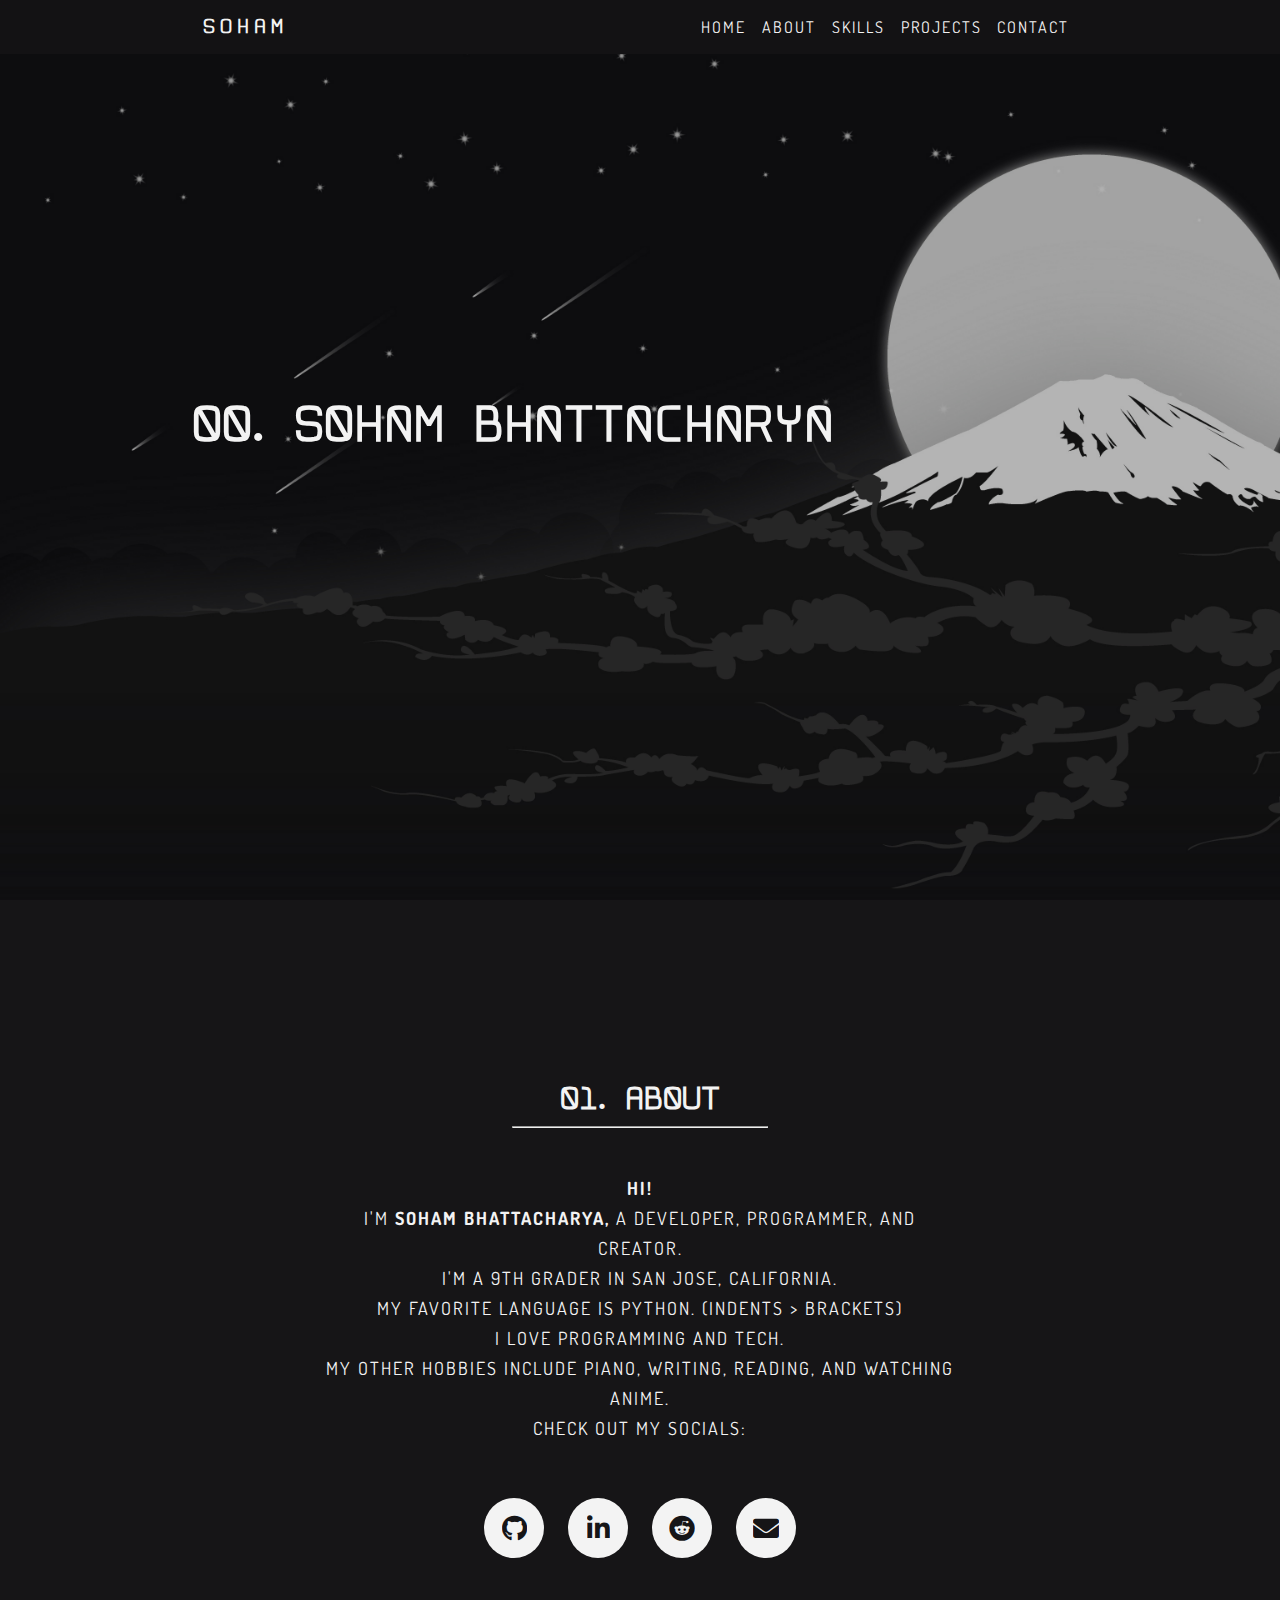
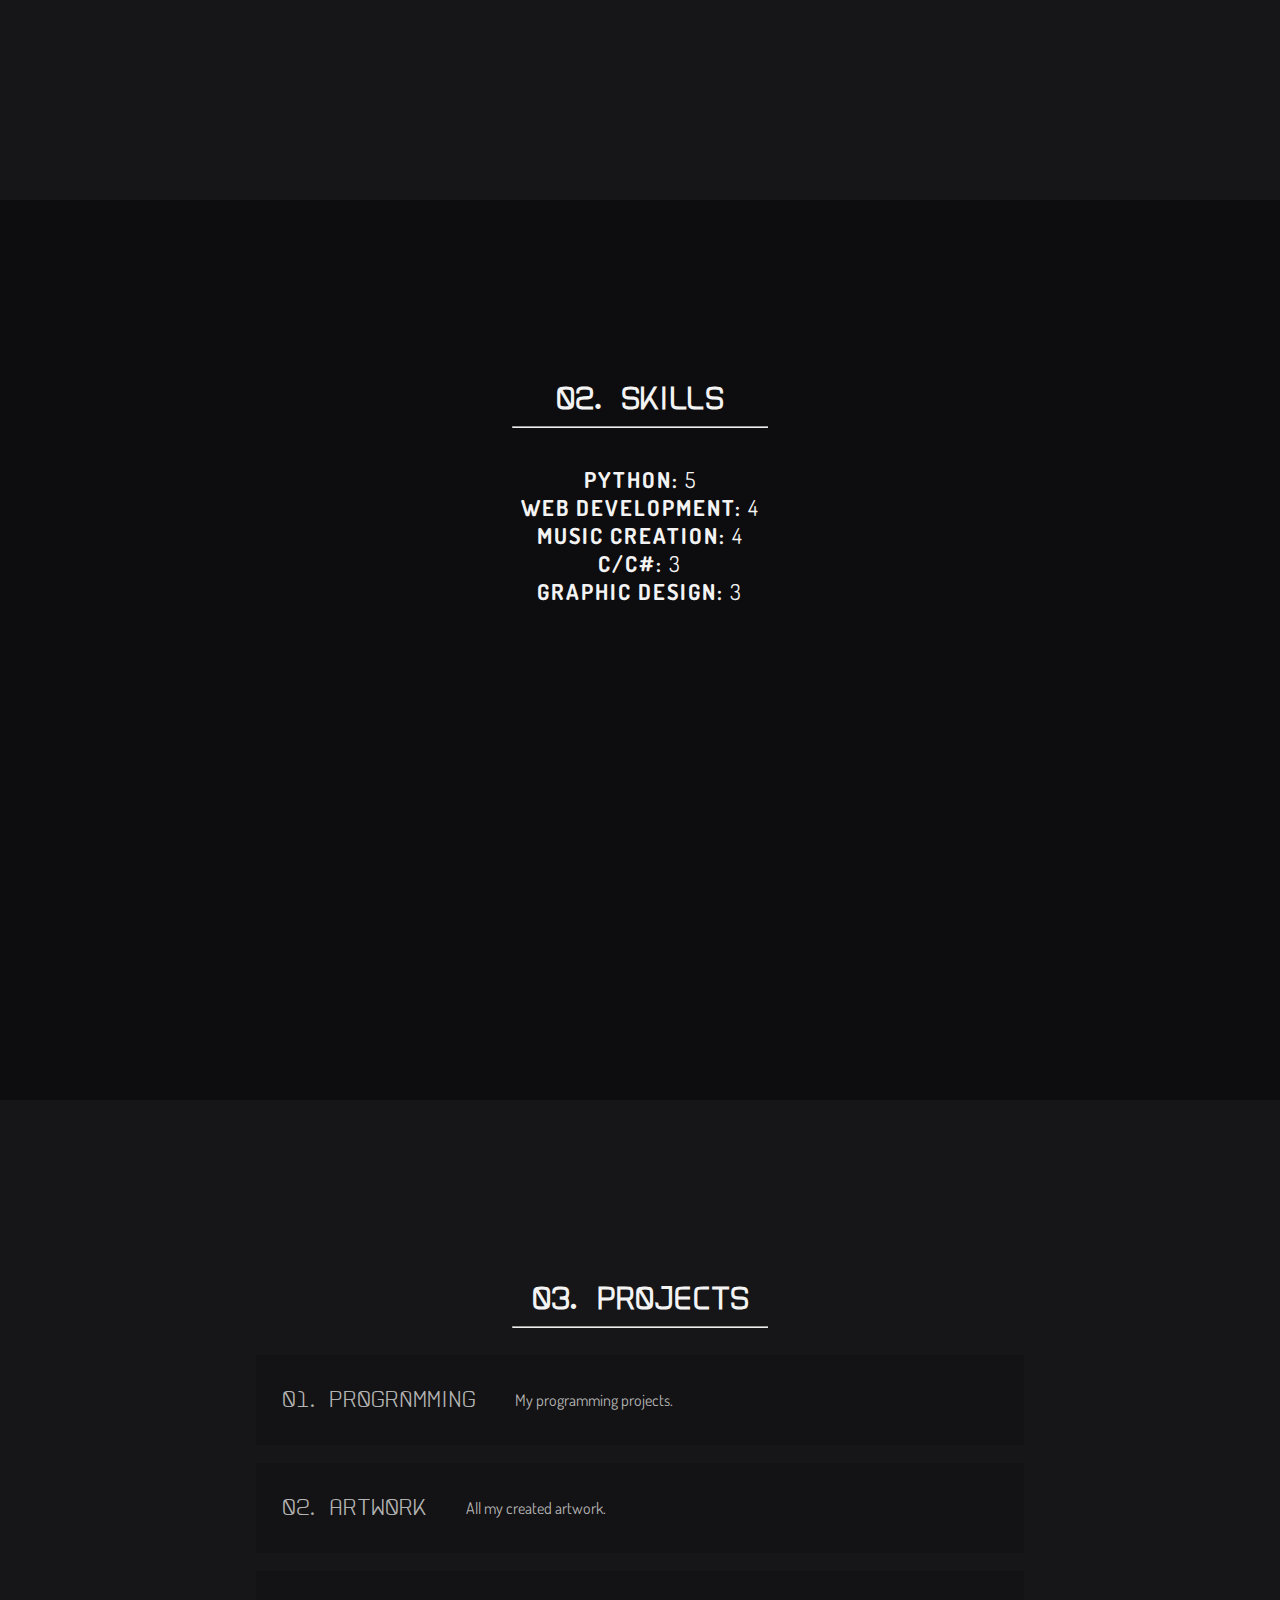
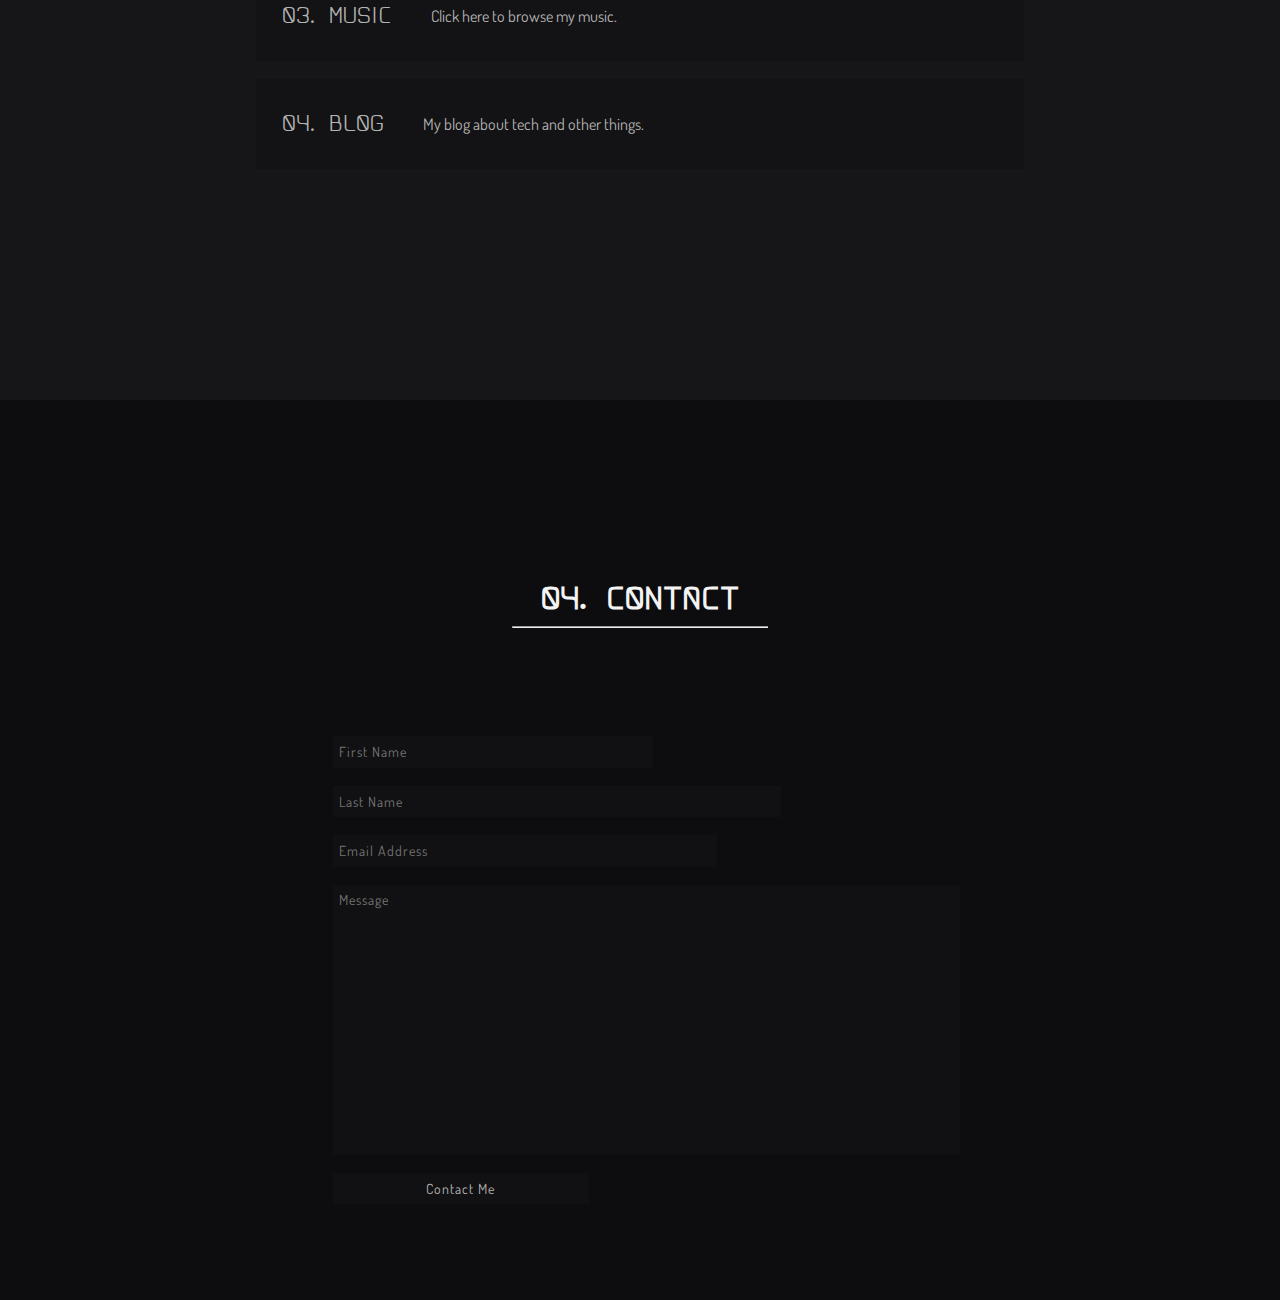
<file: index.html>
<!DOCTYPE html>

<head>
    <meta charset="utf-8">
    <meta http-equiv="X-UA-Compatible" content="IE=edge">
    <title>Soham Bhattacharya</title>
    <meta name="description" content="Soham Bhattacharya: Programmer, Developer, Engineer, Creator">
    <meta name="viewport" content="width=device-width, initial-scale=1">
    <link rel="stylesheet" href="https://use.fontawesome.com/releases/v5.4.1/css/all.css">
    <link href="https://fonts.googleapis.com/css?family=Dosis:200,300,400,500,600,700,800&display=swap" rel="stylesheet">
    <link rel="stylesheet" href="css/style.css">
</head>

<body>
    <div class="navbar">
        <nav>
            <div class="logo">
                <h4>Soham</h4>
            </div>
            <ul class="nav-links">
                <li><a href=#>Home</a></li>
                <li><a href=#about>About</a></li>
                <li><a href=#skills>Skills</a></li>
                <li><a href=#projects>Projects</a></li>
                <li><a href=#contact>Contact</a></li>
            </ul>
            <div class="burger">
                <div class="line1"></div>
                <div class="line2"></div>
                <div class="line3"></div>
            </div>
        </nav>
    </div>
    <div class="sectionWrapper" id="top">
        <h1 class="sectionHeader" id="title">00. Soham Bhattacharya</h1>

    </div>
    <div class="sectionWrapper" id="about">
        <h1 class="sectionHeader">01. About</h1>
        <hr class="sectionHr"></hr>
        <p class="sectionText" id="aboutText">
            <b>Hi!</b> <br> I'm <b>Soham Bhattacharya,</b> a developer, programmer, and creator. <br>I'm a 9th grader in San Jose, California. <br> My favorite language is Python. (Indents > brackets) <br> I love programming and tech. <br>My other hobbies
            include piano, writing, reading, and watching anime. <br> Check out my socials:
        </p>
        <div id=socialLinks>
            <div class="middle">
                <a class="btn" href="https://github.com/sohamb117/">
                    <i class="fab fa-github"></i>
                </a>
                <a class="btn" href="https://www.linkedin.com/in/soham-bhattacharya-32524a194/">
                    <i class="fab fa-linkedin-in"></i>
                </a>
                <a class="btn" href="https://reddit.com/u/ch0p1n117">
                    <i class="fab fa-reddit"></i>
                </a>

                <a class="btn" href="#contact">
                    <i class="fas fa-envelope"></i>
                </a>
            </div>
        </div>
    </div>
    <div class="sectionWrapper" id="skills">
        <h1 class="sectionHeader">02. Skills</h1>
        <hr class="sectionHr"></hr>
        <p class="sectionText" id="skillsText">
            <br>
            <b>Python:</b> 5<br>
            <b>Web Development:</b> 4<br>
            <b>Music Creation:</b> 4<br>
            <b>C/C#:</b> 3<br>
            <b>Graphic Design:</b> 3<br>
        </p>
    </div>
    <div class="sectionWrapper" id="projects">
        <h1 class="sectionHeader">03. Projects</h1>
        <hr class="sectionHr"></hr>
        <div id="projectContainer">
            <div class="project">
                <a href="#" class="projectName">01. Programming</a>
                <p class="projectInfo">My programming projects.</p>
            </div>
            <div class="project" href="#">
                <a href="#" class="projectName">02. Artwork</a>
                <p class="projectInfo">All my created artwork.</p>
            </div>
            <div class="project">
                <a href="#" class="projectName">03. Music</a>
                <p class="projectInfo">Click here to browse my music.</p>
            </div>
            <div class="project">
                <a href="#" class="projectName">04. Blog</a>
                <p class="projectInfo">My blog about tech and other things.</p>
            </div>
            <!--
            <div class="project">
                <a href="#" class="projectName">05. Podcast</a>
                <p class="projectInfo">My biweekly podcast with my friend <a id="intext" href="http://devrim.tech">Kai McCormick</a></p>
            </div> 
           //-->
        </div>
    </div>
    <div class="sectionWrapper" id="contact">
        <h1 class="sectionHeader">04. Contact</h1>
        <hr class="sectionHr"></hr>
        <div id="contactWrapper">
            <form id="contactForm">
                <input type="text" id="firstname" placeholder="First Name" required oninvalid="this.setCustomValidity('Please enter your name')"> <br>
                <input type="text" id="lastname" placeholder="Last Name" required><br>
                <input type="email" id="email" placeholder="Email Address" required><br>
                <textarea rows="5" cols="60" id="message" placeholder="Message"></textarea> <br>
                <input type="submit" id="submit" value="Contact Me">

            </form>
        </div>
    </div>
    <!-- SCRIPTS -->
    <script src="js/index.js" async defer></script>

</body>

</html>
</file>
<file: css/style.css>
:root {
    --black: #0D0C0E;
    --nearblack: #131214;
    --offblack: #111012;
    --semiblack: #121212;
    --darkgrey: #161517;
    --midgrey: #141313;
    --grey: #4B4B4B;
    --lightgrey: #272627;
    --semiwhite: #808080;
    --offwhite: #B3B4B3;
    --white: #f3f3f3;
}

@font-face {
    font-family: 'exanregular';
    src: url('../resources/fonts/exan-regular-webfont.woff2') format('woff2'), url('../resources/fonts/exan-regular-webfont.woff') format('woff');
    font-weight: normal;
    font-style: normal;
}

* {
    margin: 0px;
    padding: 0px;
    overflow-x: hidden;
    box-sizing: border-box;
    scroll-behavior: smooth;
    scrollbar-color: var(--white) var(--nearblack);
    scrollbar-width: 5px;
    scroll-snap-type: y mandatory;
}

::-webkit-scrollbar {
    width: 5px;
}


/* Track */

::-webkit-scrollbar-track {
    background: var(--nearblack);
    opacity: 0;
}


/* Handle */

::-webkit-scrollbar-thumb {
    background: var(--white);
    border-radius: 50px;
}


/* Handle on hover */

::-webkit-scrollbar-thumb:hover {
    background: var(--offwhite);
    border-radius: 50px;
}


/* NAVBAR */

nav {
    position: fixed;
    top: 0;
    right: 0;
    width: 100vw;
    display: flex;
    justify-content: space-around;
    align-items: center;
    min-height: 6vh;
    background-color: var(--nearblack);
    z-index: 1000;
}

.logo {
    color: var(--white);
    font-family: 'exanregular';
    text-transform: uppercase;
    letter-spacing: 5px;
    font-size: 20px;
}

.nav-links {
    display: flex;
    width: 30%;
    justify-content: space-around;
    z-index: 1000;
}

.nav-links li {
    list-style: none;
    color: var(--white);
}

.nav-links a {
    font-family: 'Dosis', sans-serif;
    text-transform: uppercase;
    font-weight: medium;
    letter-spacing: 2px;
    text-decoration: none;
    color: var(--white);
}

.burger div {
    width: 20px;
    height: 2px;
    background-color: var(--white);
    margin: 5px;
    transition: all 0.01s ease;
}

.burger {
    display: none;
    cursor: pointer;
}

@media screen and (max-width:1024px) {
    .nav-links {
        width: 50%;
    }
}

@media screen and (max-width:768px) {
    .nav-links {
        position: fixed;
        right: 0px;
        height: 100vh;
        top: 6vh;
        background-color: var(--nearblack);
        display: block;
        width: 50%;
        text-align: center;
        transform: translateX(100%);
        transition: transform 0.25s ease-in;
        z-index: 1000;
    }
    .nav-links li {
        opacity: 0;
        justify-content: space-evenly;
        margin-top: 3vh;
    }
    .burger {
        display: block;
    }
}

.nav-active {
    transform: translateX(0%);
}

@keyframes navLinkFade {
    from {
        opacity: 0;
        transform: translateX(50px);
    }
    to {
        opacity: 1;
        transform: translateX(0px);
    }
}

.toggle .line1 {
    transform: rotate(-45deg) translate(-5px, 5px);
}

.toggle .line2 {
    opacity: 0;
}

.toggle .line3 {
    transform: rotate(45deg) translate(-5px, -5px);
}


/* Social Buttons: from https://www.youtube.com/watch?v=fDm0WJ_66d0 */

#socialLinks {
    text-align: center;
}

.btn {
    display: inline-block;
    width: 60px;
    height: 60px;
    background: var(--white);
    margin: 10px;
    border-radius: 70%;
    color: var(--darkgrey);
    overflow: hidden;
    position: relative;
    z-index: 0;
}

.btn i {
    line-height: 60px;
    font-size: 26px;
    transition: 0.2s linear;
}

.btn:hover i {
    transform: scale(1.3);
    color: var(--black)
}

@media screen and (max-width:768px) {
    .btn {
        display: inline-block;
        width: 45px;
        height: 45px;
        background: var(--white);
        margin: 8px;
        border-radius: 70%;
        color: var(--darkgrey);
        overflow: hidden;
        position: relative;
        z-index: 0;
    }
    .btn i {
        line-height: 45px;
        font-size: 20px;
        transition: 0.2s linear;
    }
    .btn:hover i {
        transform: scale(1.3);
        color: var(--black)
    }
}

.btn::before {
    content: "";
    position: absolute;
    width: 120%;
    height: 120%;
    background: var(--offwhite);
    transform: rotate(45deg);
    left: -110%;
    top: 90%;
}

.btn:hover::before {
    animation: aaa 0.7s 1;
    top: -10%;
    left: -10%;
}

@keyframes aaa {
    0% {
        left: -110%;
        top: 90%;
    }
    50% {
        left: 10%;
        top: -30%;
    }
    100% {
        top: -10%;
        left: -10%;
    }
}


/* Typewriter Animation */


/* Body */

body {
    scroll-snap-type: y mandatory;
}

#top {
    background-color: var(--black);
    background-image: url(../resources/images/siteWallpaper.jpg);
    background-size: cover;
    color: white;
    width: 100vw;
    height: 100vh;
    padding: 0px;
    margin: 0px;
    scroll-snap-align: start;
}

#about {
    background-color: var(--darkgrey);
    color: white;
    width: 100vw;
    height: 100vh;
    padding: 0px;
    margin: 0px;
    scroll-snap-align: start;
}

#skills {
    background-color: var(--black);
    color: white;
    width: 100vw;
    height: 100vh;
    padding: 0px;
    margin: 0px;
    scroll-snap-align: start;
}

#projects {
    background-color: var(--darkgrey);
    color: white;
    width: 100vw;
    height: 100vh;
    padding: 0px;
    margin: 0px;
    scroll-snap-align: start;
}

#contact {
    background-color: var(--black);
    color: white;
    width: 100vw;
    height: 100vh;
    padding: 0px;
    margin: 0px;
    scroll-snap-align: start;
}

.sectionHeader {
    text-align: center;
    font-family: 'exanregular';
    padding-top: 20vh;
    color: var(--white);
}

.sectionHr {
    width: 20vw;
    margin: 1vh auto;
    border-radius: 5px;
    color: var(--white);
}

.sectionText {
    text-align: center;
    font-family: 'Dosis', sans-serif;
    font-weight: medium;
    margin-top: 1vh;
    text-transform: uppercase;
    letter-spacing: 2px;
    font-size: 18px;
    color: var(--white);
}

#aboutText {
    width: 50vw;
    margin: 5vh auto;
    line-height: 30px;
    color: var(--white);
}

#title {
    text-align: left;
    font-family: 'exanregular';
    padding-top: 44vh;
    padding-left: 15vw;
    font-size: 5.5vh;
    color: var(--white);
}

#skillsText {
    font-size: 22px;
}

#contactWrapper {
    margin-top: 10vh;
    text-align: center;
    width: 65vw;
    margin: auto;
}

#contactForm {
    margin-top: 10vh;
    padding-top: 10vh;
    text-align: left;
    width: 50vw;
    margin: auto;
}

input,
textarea {
    background-color: var(--offblack);
    color: var(--offwhite);
    font-family: 'Dosis';
    letter-spacing: 1px;
    border: hidden;
    height: 3.5vh;
    margin: 1vh 1vw;
    padding: 6px;
    font-size: 14px;
    font-weight: normal;
    transition: ease 0.25s;
}

input:focus,
textarea:focus {
    color: var(--offblack);
    background-color: var(--white);
    transform: scale(1.005);
}

#firstname {
    width: 25vw;
}

#lastname {
    width: 35vw;
}

#email {
    width: 30vw;
}

#message {
    width: 50vw;
    height: 30vh;
    vertical-align: top;
}

#submit {
    width: 20vw;
}

.project {
    width: 60vw;
    height: 10vh;
    margin: 2vh auto;
    display: flex;
    background-color: var(--nearblack);
    vertical-align: middle;
    transition: ease 0.25s;
}

.projectName {
    font-family: 'exanregular';
    line-height: 10vh;
    font-size: 2.58vh;
    margin: 0 2vw;
    text-decoration: none;
    color: var(--offwhite);
    transition: ease 0.25s;
}

.projectInfo {
    font-family: 'Dosis';
    line-height: 10vh;
    margin: 0 1vw;
    font-size: 1.78vh;
    color: var(--offwhite);
    transition: ease 0.25s;
}

#intext {
    color: var(--offwhite);
}

.project:hover {
    transform: scale(1.005);
    background-color: var(--white);
}

.project:hover .projectInfo {
    transform: scale(1.005);
    color: var(--nearblack);
}

.project:hover .projectName {
    transform: scale(1.005);
    color: var(--nearblack);
}

.project:hover #intext {
    transform: scale(1.005);
    color: var(--nearblack);
}

@media screen and (max-width:768px) {
    .sectionHeader {
        text-align: center;
        font-family: 'exanregular';
        padding-top: 20vh;
        color: var(--white);
    }
    .project {
        width: 90vw;
        height: 10vh;
        margin: 2vh auto;
        display: flex;
        background-color: var(--nearblack);
        vertical-align: middle;
        transition: ease 0.25s;
    }
    #about {
        overflow: hidden;
    }
    #aboutText {
        width: 90vw;
        margin: 5vh auto;
        line-height: 30px;
        color: var(--white);
        font-size: 1.5vh;
        height: 100vh!important;
    }
    .projectName {
        font-family: 'exanregular';
        line-height: 10vh;
        font-size: 1.5vh;
        width: 26vw;
        margin: 0 6vw;
        text-decoration: none;
        color: var(--offwhite);
        transition: ease 0.25s;
    }
    .projectInfo {
        font-family: 'Dosis';
        line-height: 10vh;
        margin: 0 0.5vw;
        font-size: 1.3vh;
        color: var(--offwhite);
        transition: ease 0.25s;
    }
    .project:hover {
        background-color: var(--white);
        transform: scale(1);
    }
    .project:hover .projectInfo {
        color: var(--nearblack);
        transform: scale(1);
    }
    .project:hover .projectName {
        color: var(--nearblack);
        transform: scale(1);
    }
    .project:hover #intext {
        color: var(--nearblack);
        transform: scale(1);
    }
    input:focus,
    textarea:focus {
        color: var(--offblack);
        background-color: var(--white);
        transform: scale(1);
    }
}
</file>
